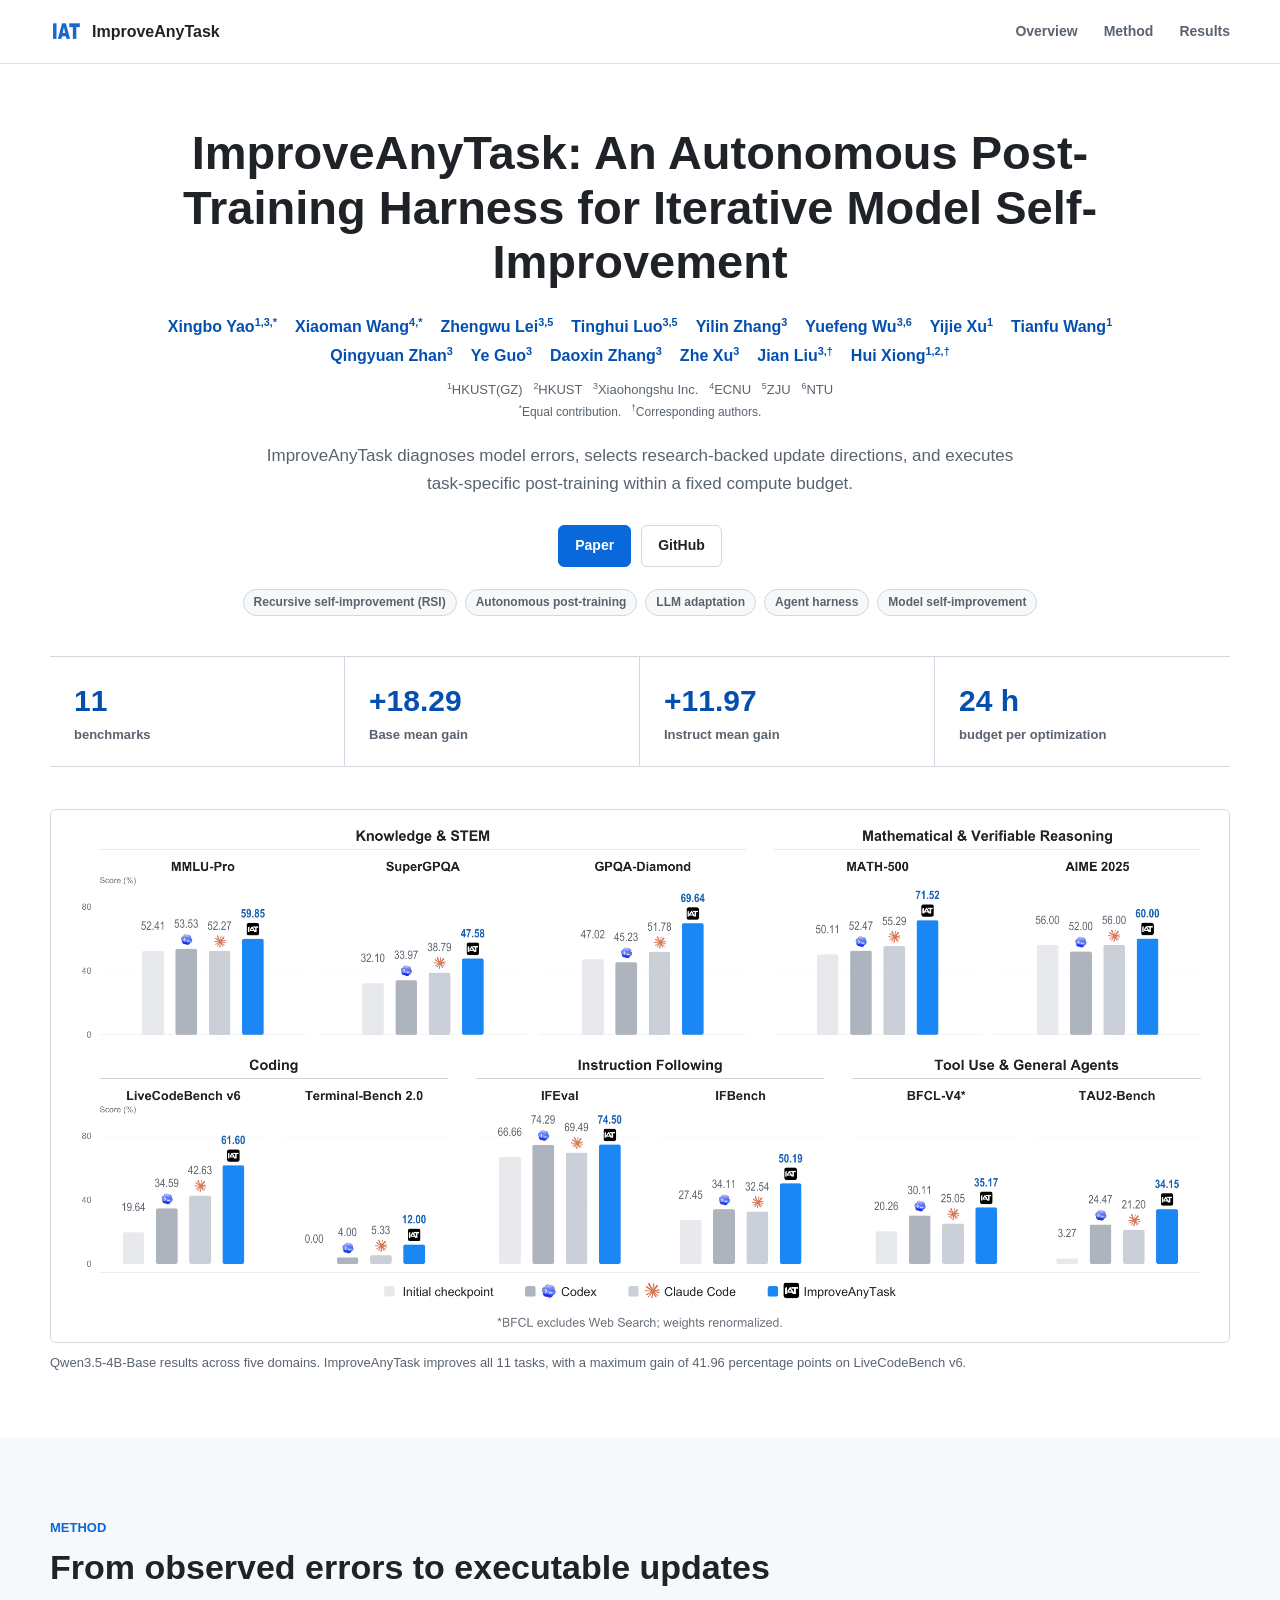
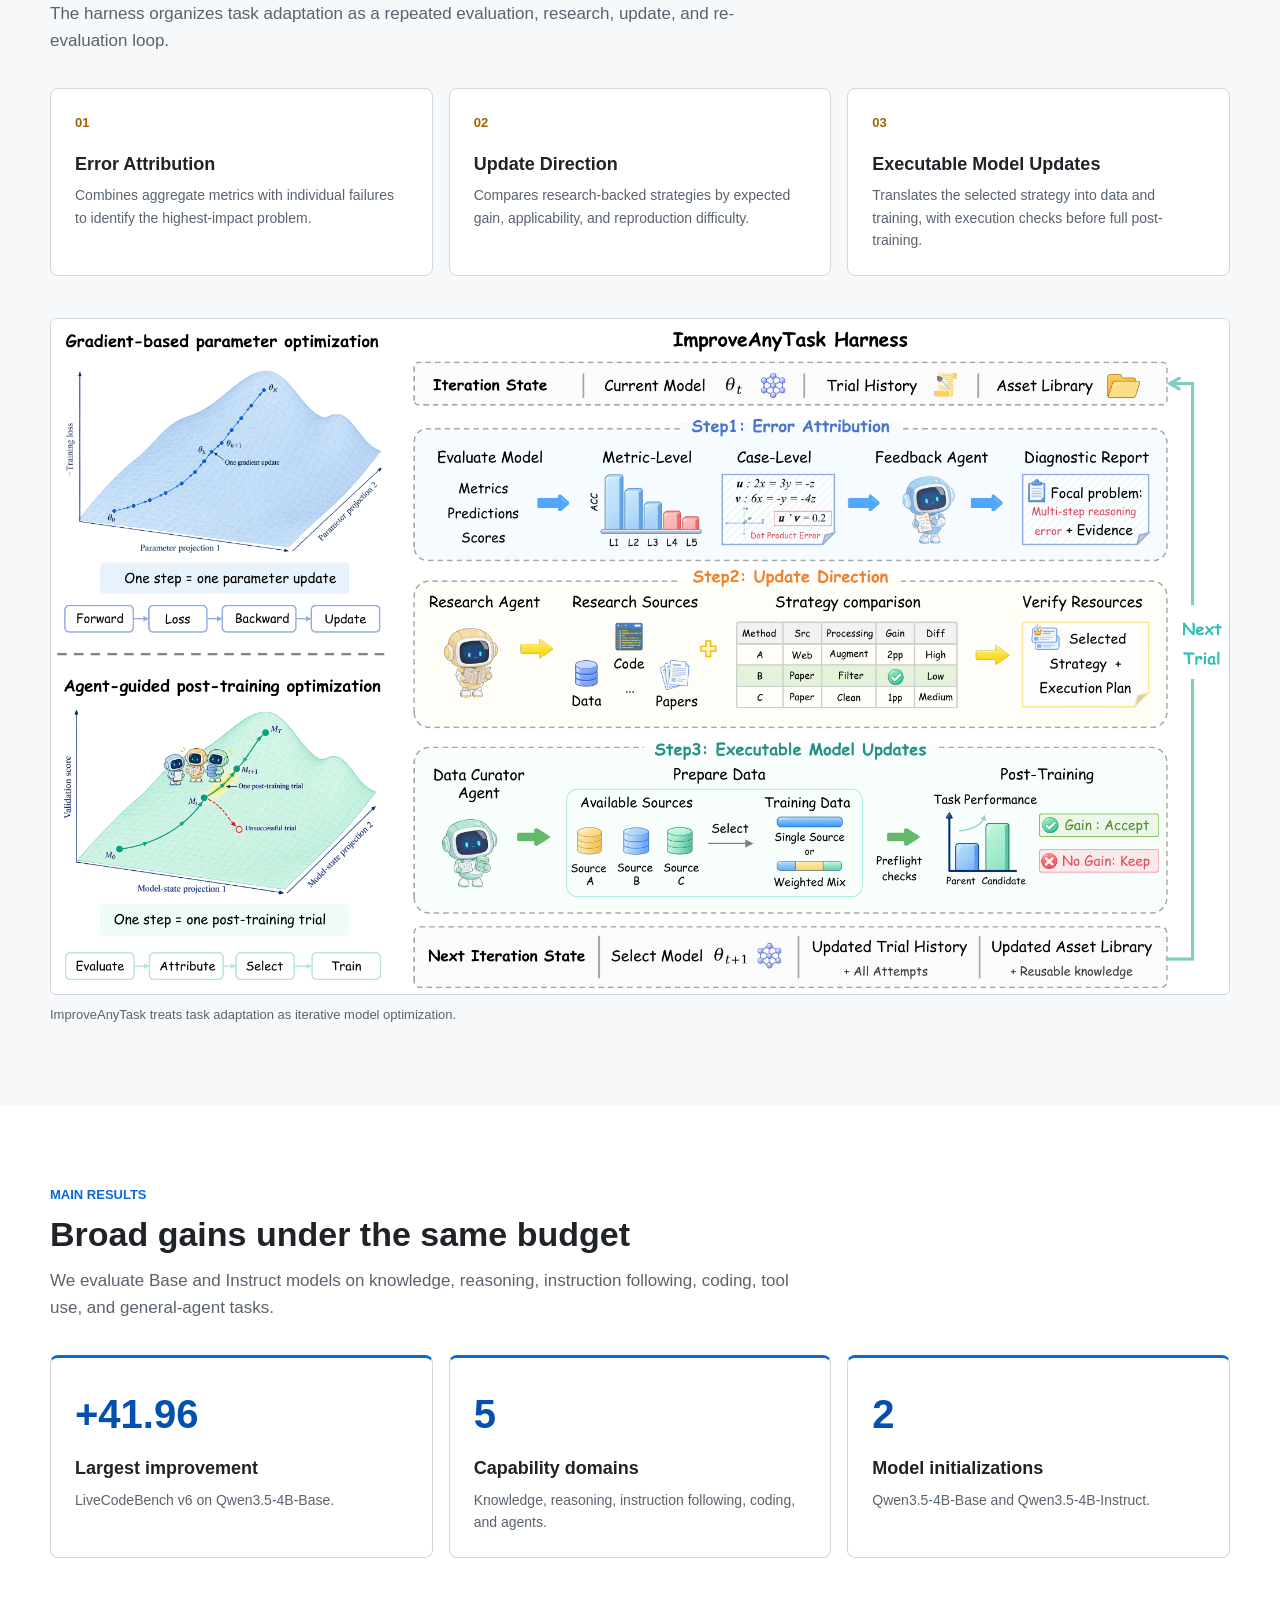
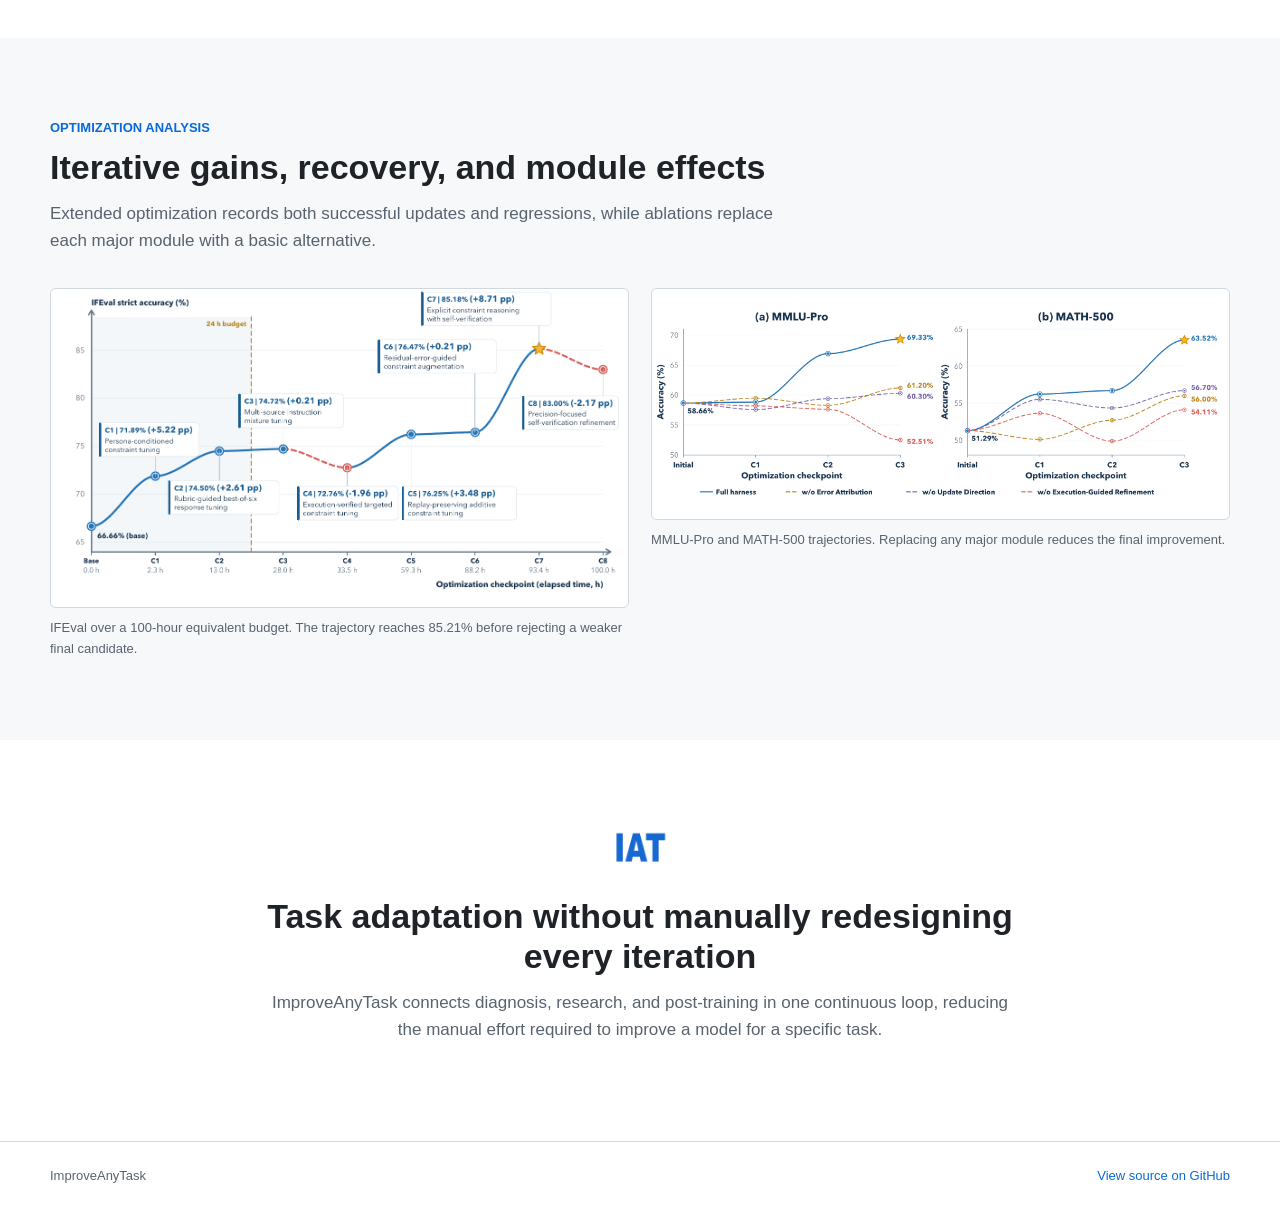
<file: index.html>
<!doctype html>
<html lang="en">
<head>
  <meta charset="utf-8">
  <meta name="viewport" content="width=device-width, initial-scale=1">
  <meta name="description" content="ImproveAnyTask is an autonomous post-training harness for iterative and recursive self-improvement of LLMs through error attribution, research-backed strategy selection, and executable model updates.">
  <meta name="keywords" content="ImproveAnyTask, recursive self-improvement, RSI, recursive model self-improvement, iterative model self-improvement, self-evolving AI, autonomous model improvement, autonomous post-training, model self-improvement, agent harness, LLM adaptation, data curation, task-specific fine-tuning, error attribution, AI agents">
  <meta name="robots" content="index,follow">
  <link rel="canonical" href="https://improveanytask.github.io/">
  <meta property="og:type" content="website">
  <meta property="og:title" content="ImproveAnyTask: An Autonomous Post-Training Harness">
  <meta property="og:description" content="An autonomous post-training harness for iterative and recursive self-improvement of LLMs through error attribution, research-backed strategy selection, and executable model updates.">
  <meta property="og:url" content="https://improveanytask.github.io/">
  <meta property="og:image" content="https://improveanytask.github.io/assets/teaser-paper-final.png">
  <meta name="twitter:card" content="summary_large_image">
  <meta name="citation_title" content="ImproveAnyTask: An Autonomous Post-Training Harness for Iterative Model Self-Improvement">
  <meta name="citation_author" content="Xingbo Yao">
  <meta name="citation_author" content="Xiaoman Wang">
  <meta name="citation_author" content="Zhengwu Lei">
  <meta name="citation_author" content="Tinghui Luo">
  <meta name="citation_author" content="Yilin Zhang">
  <meta name="citation_author" content="Yuefeng Wu">
  <meta name="citation_author" content="Yijie Xu">
  <meta name="citation_author" content="Tianfu Wang">
  <meta name="citation_author" content="Qingyuan Zhan">
  <meta name="citation_author" content="Ye Guo">
  <meta name="citation_author" content="Daoxin Zhang">
  <meta name="citation_author" content="Zhe Xu">
  <meta name="citation_author" content="Jian Liu">
  <meta name="citation_author" content="Hui Xiong">
  <meta name="citation_publication_date" content="2026/10/05">
  <meta name="citation_doi" content="10.48550/arXiv.2610.06347">
  <meta name="citation_pdf_url" content="https://arxiv.org/pdf/2610.06347">
  <title>ImproveAnyTask</title>
  <link rel="icon" href="assets/logo.png">
  <link rel="stylesheet" href="styles.css">
  <script type="application/ld+json">
  {
    "@context": "https://schema.org",
    "@type": "ScholarlyArticle",
    "headline": "ImproveAnyTask: An Autonomous Post-Training Harness for Iterative Model Self-Improvement",
    "description": "An autonomous post-training harness for iterative and recursive self-improvement of LLMs through error attribution, research-backed update directions, and executable model updates under a fixed compute budget.",
    "datePublished": "2026-10-05",
    "identifier": ["arXiv:2610.06347", "https://doi.org/10.48550/arXiv.2610.06347"],
    "keywords": ["recursive self-improvement", "RSI", "recursive model self-improvement", "iterative model self-improvement", "self-evolving AI", "autonomous model improvement", "autonomous post-training", "LLM adaptation", "agent harness", "error attribution", "data curation"],
    "author": [
      {"@type":"Person","name":"Xingbo Yao"},
      {"@type":"Person","name":"Xiaoman Wang"},
      {"@type":"Person","name":"Zhengwu Lei"},
      {"@type":"Person","name":"Tinghui Luo"},
      {"@type":"Person","name":"Yilin Zhang"},
      {"@type":"Person","name":"Yuefeng Wu"},
      {"@type":"Person","name":"Yijie Xu"},
      {"@type":"Person","name":"Tianfu Wang"},
      {"@type":"Person","name":"Qingyuan Zhan"},
      {"@type":"Person","name":"Ye Guo"},
      {"@type":"Person","name":"Daoxin Zhang"},
      {"@type":"Person","name":"Zhe Xu"},
      {"@type":"Person","name":"Jian Liu"},
      {"@type":"Person","name":"Hui Xiong"}
    ],
    "url": "https://improveanytask.github.io/",
    "sameAs": [
      "https://arxiv.org/abs/2610.06347",
      "https://github.com/improveanytask/improveanytask.github.io"
    ],
    "image": "https://improveanytask.github.io/assets/teaser-paper-final.png"
  }
  </script>
</head>
<body>
  <header class="site-header">
    <a class="brand" href="#top" aria-label="ImproveAnyTask home">
      <img src="assets/logo.png" alt="" width="32" height="32">
      <span>ImproveAnyTask</span>
    </a>
    <nav aria-label="Primary navigation">
      <a href="#overview">Overview</a>
      <a href="#method">Method</a>
      <a href="#results">Results</a>
    </nav>
  </header>

  <main id="top">
    <section class="hero" id="overview">
      <div class="hero-copy">
        <h1>ImproveAnyTask: An Autonomous Post-Training Harness for Iterative Model Self-Improvement</h1>
        <div class="authors" aria-label="Authors">
          <span>Xingbo Yao<sup>1,3,*</sup></span>
          <span>Xiaoman Wang<sup>4,*</sup></span>
          <span>Zhengwu Lei<sup>3,5</sup></span>
          <span>Tinghui Luo<sup>3,5</sup></span>
          <span>Yilin Zhang<sup>3</sup></span>
          <span>Yuefeng Wu<sup>3,6</sup></span>
          <span>Yijie Xu<sup>1</sup></span>
          <span>Tianfu Wang<sup>1</sup></span>
          <span>Qingyuan Zhan<sup>3</sup></span>
          <span>Ye Guo<sup>3</sup></span>
          <span>Daoxin Zhang<sup>3</sup></span>
          <span>Zhe Xu<sup>3</sup></span>
          <span>Jian Liu<sup>3,†</sup></span>
          <span>Hui Xiong<sup>1,2,†</sup></span>
        </div>
        <p class="affiliations">
          <sup>1</sup>HKUST(GZ) &nbsp; <sup>2</sup>HKUST &nbsp; <sup>3</sup>Xiaohongshu Inc. &nbsp;
          <sup>4</sup>ECNU &nbsp; <sup>5</sup>ZJU &nbsp; <sup>6</sup>NTU<br>
          <small><sup>*</sup>Equal contribution. &nbsp; <sup>†</sup>Corresponding authors.</small>
        </p>
        <p class="summary">
          ImproveAnyTask diagnoses model errors, selects research-backed update directions,
          and executes task-specific post-training within a fixed compute budget.
        </p>
        <div class="actions">
          <a class="button primary" href="https://arxiv.org/abs/2610.06347" rel="noopener">Paper</a>
          <a class="button" href="https://github.com/improveanytask/improveanytask.github.io" rel="noopener">GitHub</a>
        </div>
        <div class="topic-list" aria-label="Research topics">
          <span>Recursive self-improvement (RSI)</span>
          <span>Autonomous post-training</span>
          <span>LLM adaptation</span>
          <span>Agent harness</span>
          <span>Model self-improvement</span>
        </div>
      </div>

      <div class="headline-stats" aria-label="Headline results">
        <div><strong>11</strong><span>benchmarks</span></div>
        <div><strong>+18.29</strong><span>Base mean gain</span></div>
        <div><strong>+11.97</strong><span>Instruct mean gain</span></div>
        <div><strong>24 h</strong><span>budget per optimization</span></div>
      </div>

      <figure class="hero-figure">
        <img src="assets/teaser-paper-final.png" alt="Performance comparison across eleven benchmarks in five capability domains.">
        <figcaption>
          Qwen3.5-4B-Base results across five domains. ImproveAnyTask improves all 11 tasks,
          with a maximum gain of 41.96 percentage points on LiveCodeBench v6.
        </figcaption>
      </figure>
    </section>

    <section id="method" class="section band">
      <div class="section-heading">
        <p class="eyebrow">Method</p>
        <h2>From observed errors to executable updates</h2>
        <p>
          The harness organizes task adaptation as a repeated evaluation, research, update,
          and re-evaluation loop.
        </p>
      </div>

      <div class="steps">
        <article>
          <span class="step-number">01</span>
          <h3>Error Attribution</h3>
          <p>Combines aggregate metrics with individual failures to identify the highest-impact problem.</p>
        </article>
        <article>
          <span class="step-number">02</span>
          <h3>Update Direction</h3>
          <p>Compares research-backed strategies by expected gain, applicability, and reproduction difficulty.</p>
        </article>
        <article>
          <span class="step-number">03</span>
          <h3>Executable Model Updates</h3>
          <p>Translates the selected strategy into data and training, with execution checks before full post-training.</p>
        </article>
      </div>

      <figure class="wide-figure">
        <img src="assets/framework.png" alt="ImproveAnyTask framework showing error attribution, update direction, model updates, and re-evaluation.">
        <figcaption>ImproveAnyTask treats task adaptation as iterative model optimization.</figcaption>
      </figure>
    </section>

    <section id="results" class="section">
      <div class="section-heading">
        <p class="eyebrow">Main results</p>
        <h2>Broad gains under the same budget</h2>
        <p>
          We evaluate Base and Instruct models on knowledge, reasoning, instruction following,
          coding, tool use, and general-agent tasks.
        </p>
      </div>

      <div class="result-grid">
        <article>
          <strong>+41.96</strong>
          <h3>Largest improvement</h3>
          <p>LiveCodeBench v6 on Qwen3.5-4B-Base.</p>
        </article>
        <article>
          <strong>5</strong>
          <h3>Capability domains</h3>
          <p>Knowledge, reasoning, instruction following, coding, and agents.</p>
        </article>
        <article>
          <strong>2</strong>
          <h3>Model initializations</h3>
          <p>Qwen3.5-4B-Base and Qwen3.5-4B-Instruct.</p>
        </article>
      </div>
    </section>

    <section id="analysis" class="section band">
      <div class="section-heading">
        <p class="eyebrow">Optimization analysis</p>
        <h2>Iterative gains, recovery, and module effects</h2>
        <p>
          Extended optimization records both successful updates and regressions, while ablations
          replace each major module with a basic alternative.
        </p>
      </div>

      <div class="analysis-grid">
        <figure>
          <img src="assets/ifeval-trajectory.png" alt="IFEval optimization trajectory over a 100-hour equivalent compute budget.">
          <figcaption>
            IFEval over a 100-hour equivalent budget. The trajectory reaches 85.21% before rejecting a weaker final candidate.
          </figcaption>
        </figure>
        <figure>
          <img src="assets/ablation.png" alt="Ablation trajectories for MMLU-Pro and MATH-500.">
          <figcaption>
            MMLU-Pro and MATH-500 trajectories. Replacing any major module reduces the final improvement.
          </figcaption>
        </figure>
      </div>
    </section>

    <section class="section closing">
      <img src="assets/logo.png" alt="" width="58" height="58">
      <h2>Task adaptation without manually redesigning every iteration</h2>
      <p>
        ImproveAnyTask connects diagnosis, research, and post-training in one continuous loop,
        reducing the manual effort required to improve a model for a specific task.
      </p>
    </section>
  </main>

  <footer>
    <span>ImproveAnyTask</span>
    <a href="https://github.com/improveanytask/improveanytask.github.io">View source on GitHub</a>
  </footer>
</body>
</html>
</file>
<file: styles.css>
:root {
  color-scheme: light;
  --ink: #1f2328;
  --muted: #59636e;
  --line: #d0d7de;
  --soft: #f6f8fa;
  --blue: #0969da;
  --blue-dark: #0550ae;
  --gold: #9a6700;
  --white: #ffffff;
  --page: 1180px;
}

* {
  box-sizing: border-box;
}

html {
  scroll-behavior: smooth;
}

body {
  margin: 0;
  color: var(--ink);
  background: var(--white);
  font-family: -apple-system, BlinkMacSystemFont, "Segoe UI", Helvetica, Arial, sans-serif;
  font-size: 16px;
  line-height: 1.6;
}

a {
  color: inherit;
}

img {
  display: block;
  max-width: 100%;
}

.site-header {
  position: sticky;
  top: 0;
  z-index: 20;
  display: flex;
  align-items: center;
  justify-content: space-between;
  min-height: 64px;
  padding: 10px max(24px, calc((100vw - var(--page)) / 2));
  border-bottom: 1px solid rgba(217, 224, 231, 0.9);
  background: rgba(255, 255, 255, 0.96);
  backdrop-filter: blur(12px);
}

.brand {
  display: inline-flex;
  align-items: center;
  gap: 10px;
  color: var(--ink);
  font-weight: 760;
  text-decoration: none;
}

.brand img {
  border-radius: 6px;
}

nav {
  display: flex;
  gap: 26px;
}

nav a {
  color: var(--muted);
  font-size: 14px;
  font-weight: 650;
  text-decoration: none;
}

nav a:hover,
nav a:focus-visible {
  color: var(--blue);
}

.hero,
.section {
  width: min(var(--page), calc(100% - 48px));
  margin: 0 auto;
}

.hero {
  padding: 62px 0 64px;
}

.hero-copy {
  max-width: 1040px;
  margin: 0 auto;
  text-align: center;
}

.eyebrow {
  margin: 0 0 8px;
  color: var(--blue);
  font-size: 13px;
  font-weight: 800;
  text-transform: uppercase;
}

h1,
h2,
h3,
p {
  margin-top: 0;
}

h1 {
  max-width: 1030px;
  margin: 0 auto 24px;
  font-size: 47px;
  line-height: 1.16;
}

.summary {
  max-width: 780px;
  margin-right: auto;
  margin-left: auto;
  color: var(--muted);
  font-size: 17px;
}

.authors {
  display: flex;
  flex-wrap: wrap;
  justify-content: center;
  gap: 4px 18px;
  max-width: 1000px;
  margin: 0 auto 10px;
  color: var(--blue-dark);
  font-size: 16px;
  font-weight: 600;
}

.authors sup,
.affiliations sup {
  font-size: 0.68em;
}

.affiliations {
  margin-bottom: 20px;
  color: var(--muted);
  font-size: 13px;
}

.affiliations small {
  font-size: 12px;
}

.actions {
  justify-content: center;
  display: flex;
  flex-wrap: wrap;
  gap: 10px;
  margin: 28px 0 44px;
}

.button {
  display: inline-flex;
  align-items: center;
  min-height: 42px;
  padding: 8px 16px;
  border: 1px solid var(--line);
  border-radius: 6px;
  font-size: 14px;
  font-weight: 750;
  text-decoration: none;
}

.button.primary {
  border-color: var(--blue);
  color: var(--white);
  background: var(--blue);
}

.button.primary:hover,
.button.primary:focus-visible {
  border-color: var(--blue-dark);
  background: var(--blue-dark);
}

.topic-list {
  display: flex;
  flex-wrap: wrap;
  justify-content: center;
  gap: 8px;
  margin: -22px 0 40px;
}

.topic-list span {
  padding: 3px 10px;
  border: 1px solid var(--line);
  border-radius: 999px;
  color: var(--muted);
  background: var(--soft);
  font-size: 12px;
  font-weight: 600;
}

.headline-stats {
  display: grid;
  grid-template-columns: repeat(4, minmax(0, 1fr));
  border-top: 1px solid var(--line);
  border-bottom: 1px solid var(--line);
}

.headline-stats div {
  padding: 20px 24px;
  border-right: 1px solid var(--line);
}

.headline-stats div:last-child {
  border-right: 0;
}

.headline-stats strong,
.headline-stats span {
  display: block;
}

.headline-stats strong {
  color: var(--blue-dark);
  font-size: 30px;
}

.headline-stats span {
  color: var(--muted);
  font-size: 13px;
  font-weight: 650;
}

figure {
  margin: 0;
}

.hero-figure,
.wide-figure {
  margin-top: 42px;
}

.hero-figure img,
.wide-figure img,
.analysis-grid img {
  width: 100%;
  border: 1px solid var(--line);
  border-radius: 6px;
  background: var(--white);
}

figcaption {
  margin-top: 10px;
  color: var(--muted);
  font-size: 13px;
}

.band {
  position: relative;
}

.band::before {
  position: absolute;
  z-index: -1;
  inset: 0 calc(50% - 50vw);
  background: var(--soft);
  content: "";
}

.section {
  padding: 80px 0;
}

.section-heading {
  max-width: 760px;
  margin-bottom: 34px;
}

h2 {
  margin-bottom: 12px;
  font-size: 34px;
  line-height: 1.2;
}

.section-heading > p:last-child,
.closing p {
  color: var(--muted);
  font-size: 17px;
}

.steps,
.result-grid {
  display: grid;
  grid-template-columns: repeat(3, minmax(0, 1fr));
  gap: 16px;
}

.steps article,
.result-grid article {
  padding: 24px;
  border: 1px solid var(--line);
  border-radius: 8px;
  background: var(--white);
}

.step-number {
  display: block;
  margin-bottom: 18px;
  color: var(--gold);
  font-size: 13px;
  font-weight: 850;
}

h3 {
  margin-bottom: 8px;
  font-size: 18px;
  line-height: 1.35;
}

.steps p,
.result-grid p {
  margin-bottom: 0;
  color: var(--muted);
  font-size: 14px;
}

.result-grid article {
  border-top: 3px solid var(--blue);
}

.result-grid strong {
  display: block;
  margin-bottom: 10px;
  color: var(--blue-dark);
  font-size: 40px;
}

.analysis-grid {
  display: grid;
  grid-template-columns: repeat(2, minmax(0, 1fr));
  gap: 22px;
}

.analysis-grid figure {
  min-width: 0;
}

.closing {
  max-width: 760px;
  text-align: center;
}

.closing img {
  margin: 0 auto 18px;
  border-radius: 8px;
}

footer {
  display: flex;
  justify-content: space-between;
  gap: 20px;
  padding: 24px max(24px, calc((100vw - var(--page)) / 2));
  border-top: 1px solid var(--line);
  color: var(--muted);
  font-size: 13px;
}

footer a {
  color: var(--blue);
  text-decoration: none;
}

@media (max-width: 820px) {
  .site-header {
    align-items: flex-start;
  }

  nav {
    gap: 14px;
  }

  .hero,
  .section {
    width: min(100% - 30px, var(--page));
  }

  .hero {
    padding-top: 52px;
  }

  h1 {
    font-size: 38px;
  }

  .headline-stats {
    grid-template-columns: repeat(2, minmax(0, 1fr));
  }

  .headline-stats div:nth-child(2) {
    border-right: 0;
  }

  .headline-stats div:nth-child(-n + 2) {
    border-bottom: 1px solid var(--line);
  }

  .steps,
  .result-grid,
  .analysis-grid {
    grid-template-columns: 1fr;
  }
}

@media (max-width: 560px) {
  .site-header {
    min-height: 58px;
  }

  nav a:nth-child(2) {
    display: none;
  }

  h1 {
    font-size: 31px;
  }

  h2 {
    font-size: 28px;
  }

  .authors {
    gap: 3px 12px;
    font-size: 14px;
  }

  .headline-stats div {
    padding: 16px;
  }

  footer {
    flex-direction: column;
  }
}
</file>
